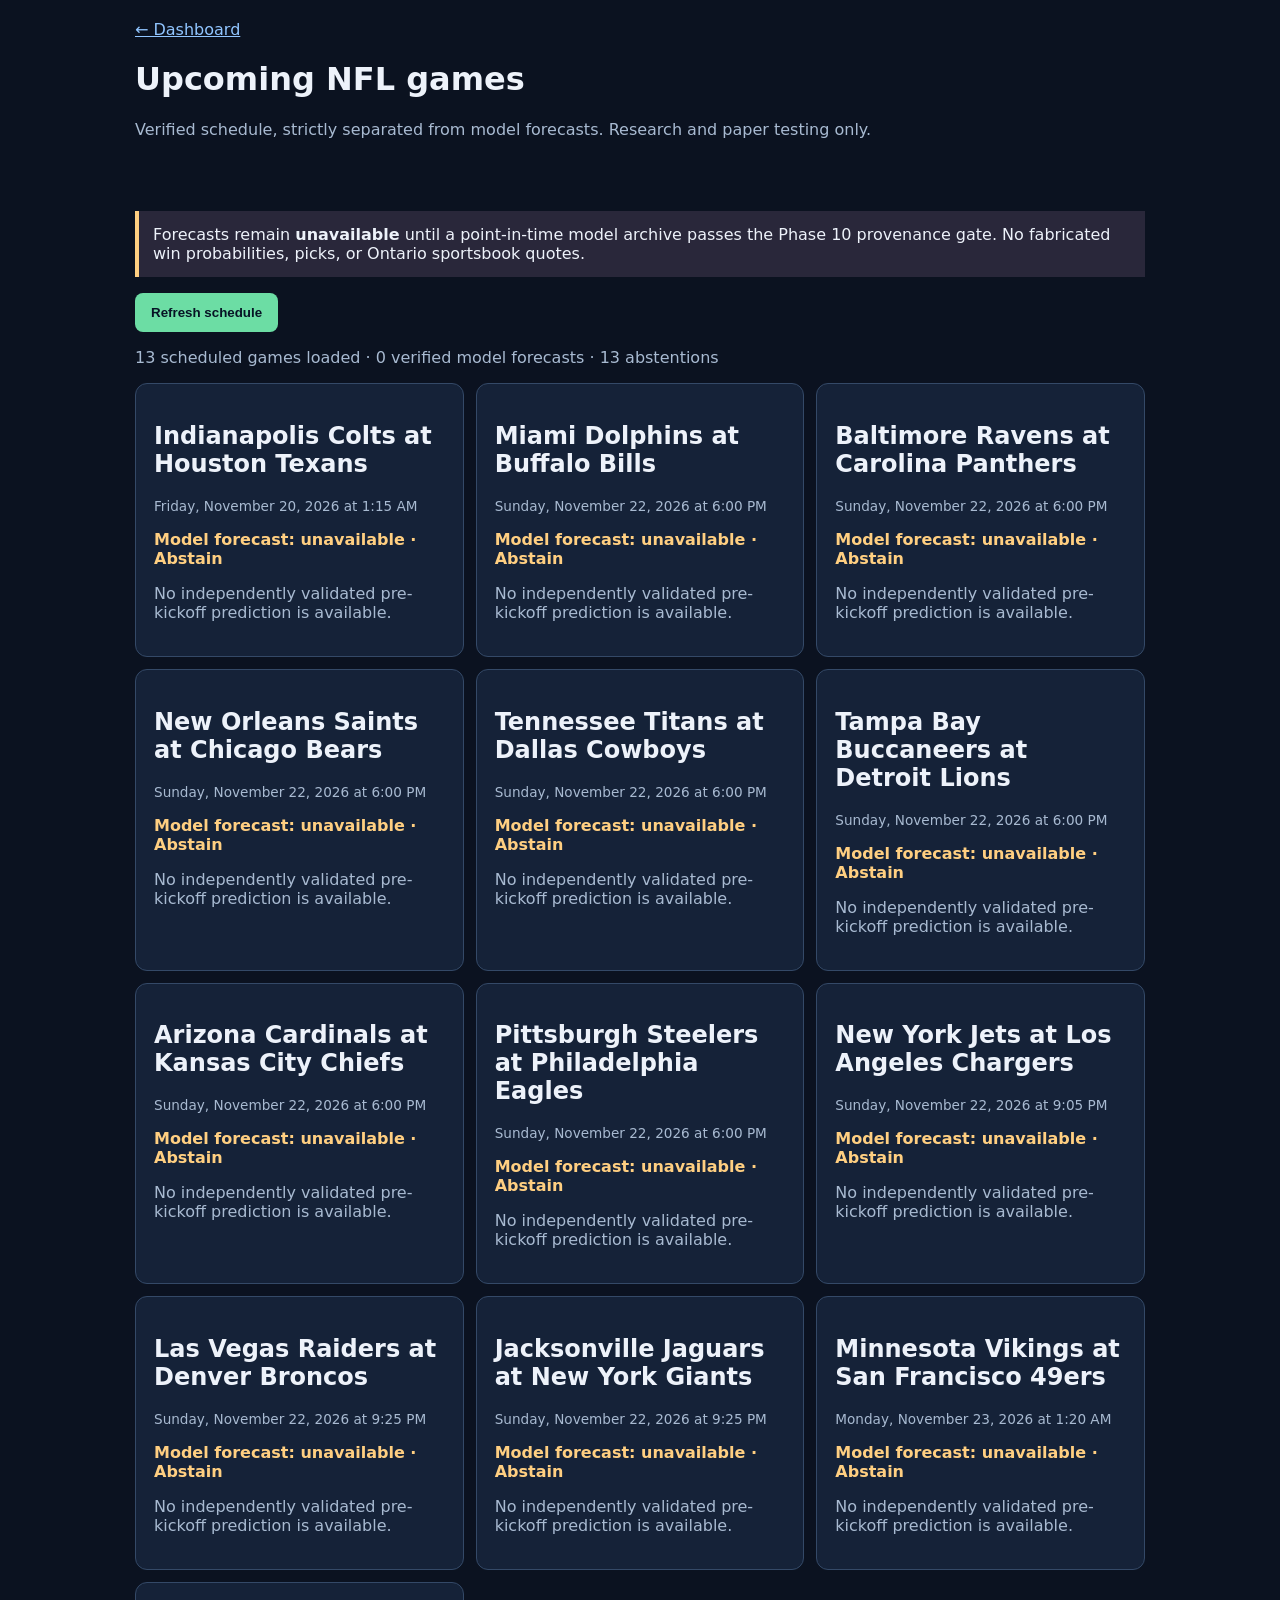
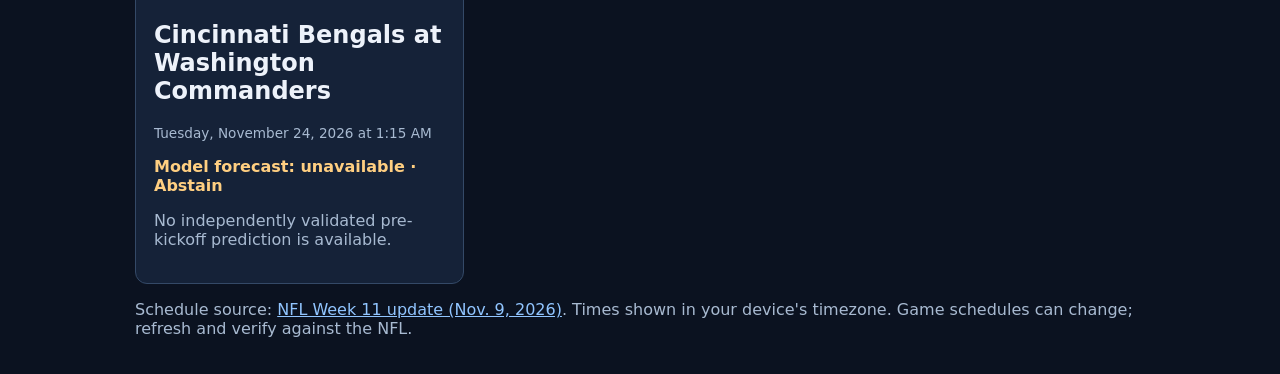
<file: upcoming.html>
<!doctype html>
<html lang="en"><head><meta charset="utf-8"><meta name="viewport" content="width=device-width,initial-scale=1"><meta name="theme-color" content="#142039"><title>Upcoming NFL games · NFL Auto Research</title><style>
:root{font-family:system-ui,Arial,sans-serif;background:#0b1220;color:#edf2fa}*{box-sizing:border-box}body{margin:0}header,main{padding:20px;max-width:1050px;margin:auto}a{color:#91c5ff}.muted{color:#a8bad1}.grid{display:grid;grid-template-columns:repeat(auto-fit,minmax(260px,1fr));gap:12px}.card{background:#152238;border:1px solid #344967;border-radius:12px;padding:18px}.status{color:#ffcf81;font-weight:700}.date{font-size:.85rem;color:#a8bad1}button{background:#6cdda4;color:#071325;border:0;border-radius:8px;padding:12px 16px;font-weight:700;cursor:pointer}.notice{border-left:4px solid #ffcf81;background:#29273a;padding:14px;margin:16px 0}
</style></head><body><header><a href="./index.html">← Dashboard</a><h1>Upcoming NFL games</h1><p class="muted">Verified schedule, strictly separated from model forecasts. Research and paper testing only.</p></header><main><div class="notice">Forecasts remain <b>unavailable</b> until a point-in-time model archive passes the Phase 10 provenance gate. No fabricated win probabilities, picks, or Ontario sportsbook quotes.</div><button id="refresh" type="button">Refresh schedule</button><p id="status" class="muted" role="status" aria-live="polite">Loading schedule…</p><div id="games" class="grid"></div><p class="muted">Schedule source: <a href="https://media.nfl.com/content/dam/communications/documents/2026/Week%2011%20Schedule%20Change.pdf">NFL Week 11 update (Nov. 9, 2026)</a>. Times shown in your device's timezone. Game schedules can change; refresh and verify against the NFL.</p></main><script>
const names={IND:"Indianapolis Colts",HOU:"Houston Texans",MIA:"Miami Dolphins",BUF:"Buffalo Bills",BAL:"Baltimore Ravens",CAR:"Carolina Panthers",NO:"New Orleans Saints",CHI:"Chicago Bears",TEN:"Tennessee Titans",DAL:"Dallas Cowboys",TB:"Tampa Bay Buccaneers",DET:"Detroit Lions",ARI:"Arizona Cardinals",KC:"Kansas City Chiefs",PIT:"Pittsburgh Steelers",PHI:"Philadelphia Eagles",NYJ:"New York Jets",LAC:"Los Angeles Chargers",LV:"Las Vegas Raiders",DEN:"Denver Broncos",JAX:"Jacksonville Jaguars",NYG:"New York Giants",MIN:"Minnesota Vikings",SF:"San Francisco 49ers",CIN:"Cincinnati Bengals",WAS:"Washington Commanders"};
async function refresh(){
 const status=document.getElementById("status"),root=document.getElementById("games");status.textContent="Loading verified fixtures…";root.replaceChildren();
 try{
 const response=await fetch("./phase10/upcoming-week11-2026.json",{cache:"no-store"});if(!response.ok)throw Error("Schedule HTTP "+response.status);
 const data=await response.json();if(data.season!==2026||data.week!==11||data.schedule_verified!==true||data.model_forecasts_verified!==false||!Array.isArray(data.games)||data.games.length!==13)throw Error("Schedule manifest failed validation");
 const seen=new Set();
 for(const g of data.games){
 if(seen.has(g.game_id)||g.season!==2026||g.week!==11||!names[g.away_team]||!names[g.home_team]||g.away_team===g.home_team||!/^2026-\d\d-\d\dT\d\d:\d\d:\d\dZ$/.test(g.kickoff_utc)||!Number.isFinite(Date.parse(g.kickoff_utc)))throw Error("Invalid fixture");
 seen.add(g.game_id);
 const card=document.createElement("article");card.className="card";
 const h=document.createElement("h2");h.textContent=names[g.away_team]+" at "+names[g.home_team];
 const date=document.createElement("p");date.className="date";date.textContent=new Date(g.kickoff_utc).toLocaleString(undefined,{dateStyle:"full",timeStyle:"short"});
 const forecast=document.createElement("p");forecast.className="status";forecast.textContent="Model forecast: unavailable · Abstain";
 const reason=document.createElement("p");reason.className="muted";reason.textContent="No independently validated pre-kickoff prediction is available.";
 card.append(h,date,forecast,reason);root.append(card);
 }
 status.textContent="13 scheduled games loaded · 0 verified model forecasts · 13 abstentions";
 }catch(error){status.textContent="Schedule unavailable: "+error.message+". No picks displayed.";root.replaceChildren();}
}
document.getElementById("refresh").addEventListener("click",refresh);refresh();
</script></body></html>
</file>
